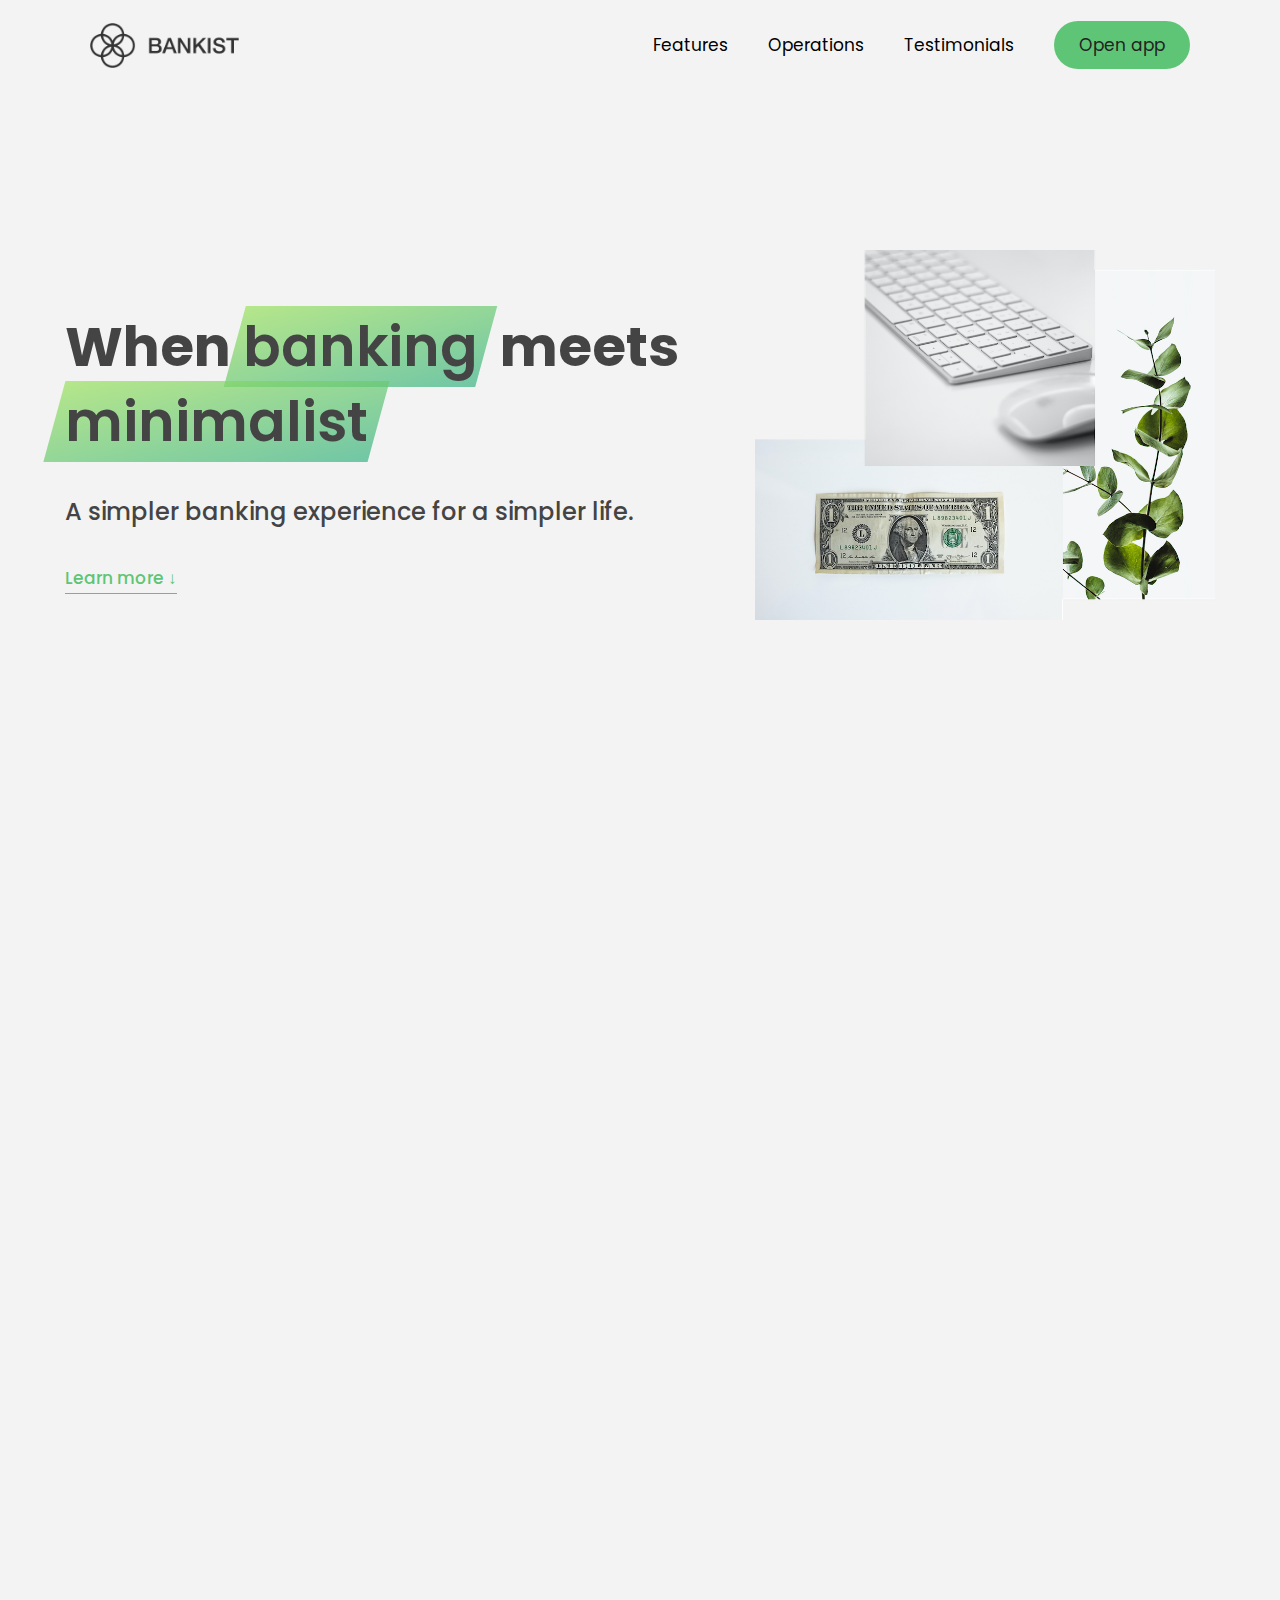
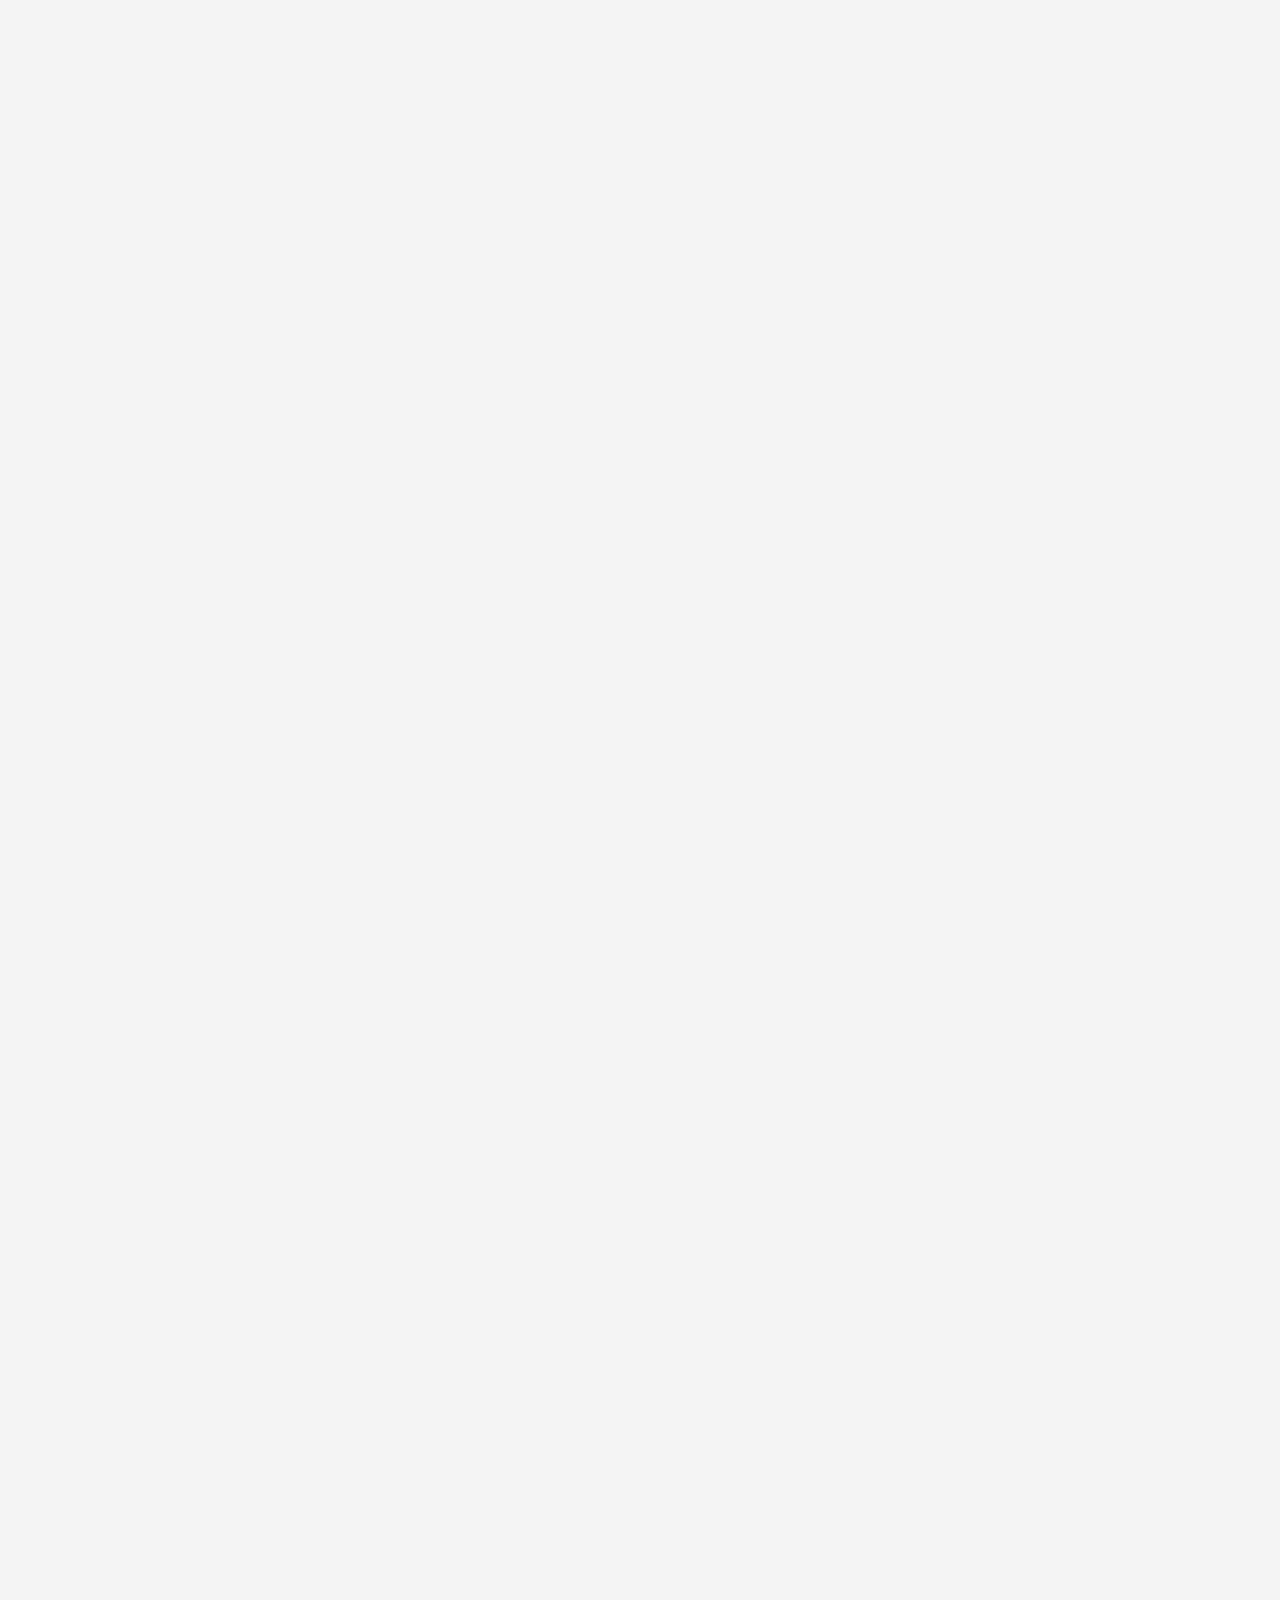
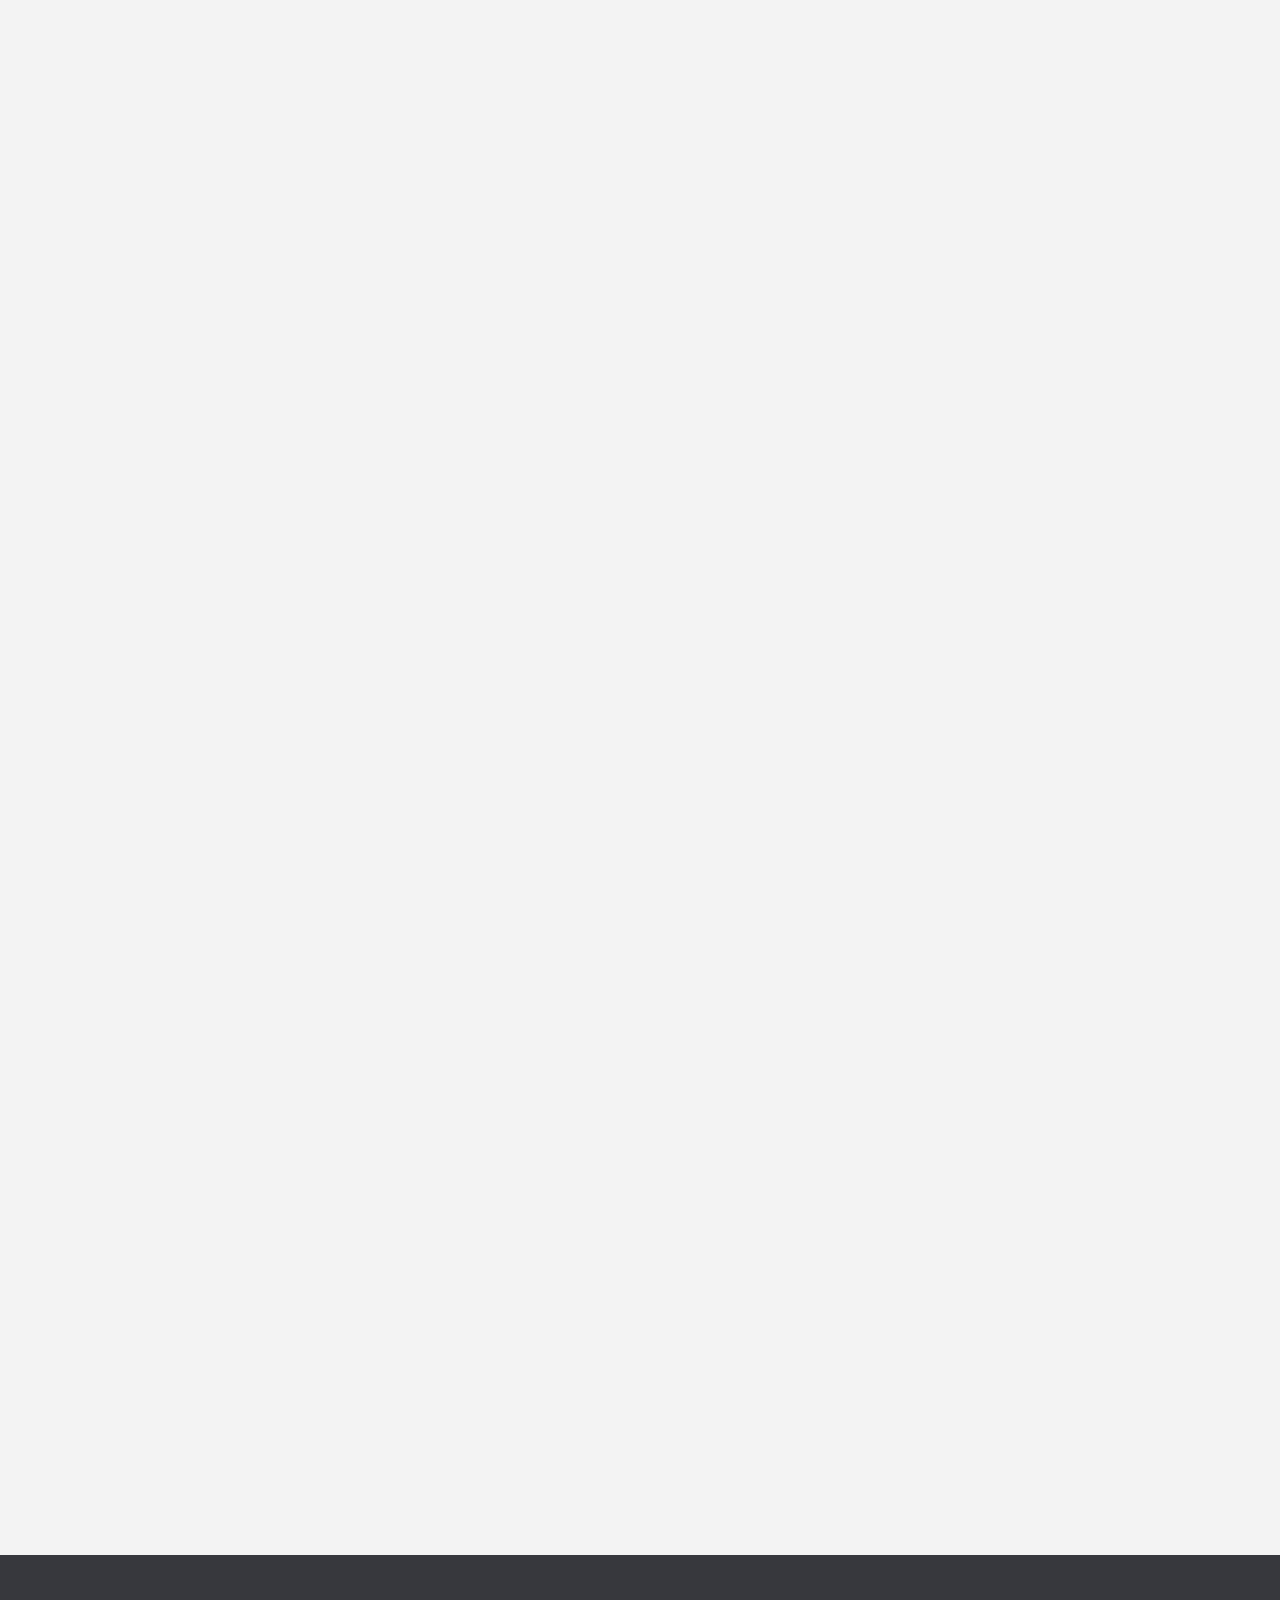
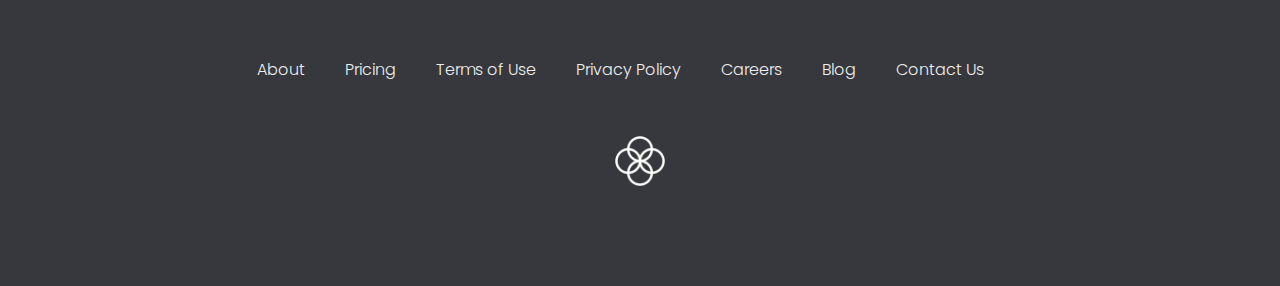
<file: index.html>
<!DOCTYPE html>
<html lang="en">
  <head>
    <meta charset="UTF-8" />
    <meta http-equiv="X-UA-Compatible" content="IE=edge" />
    <meta name="viewport" content="width=device-width, initial-scale=1.0" />
    <title>Bankist Home</title>
    <script defer src="./script.js"></script>
    <link
      rel="shortcut icon"
      type="image/png"
      href="./bankist-home/img/icon.png"
    />
    <link
      href="https://fonts.googleapis.com/css?family=Poppins:300,400,500,600&display=swap"
      rel="stylesheet"
    />
    <link rel="stylesheet" href="./bankist-home/style.css" />
  </head>

  <body>
    <header class="header">
      <nav class="nav">
        <img
          src="./bankist-home/img/logo.png"
          alt="Bankist logo"
          class="nav__logo"
          id="logo"
        />
        <ul class="nav__links">
          <li class="nav__item">
            <a class="nav__link" href="#section--1">Features</a>
          </li>
          <li class="nav__item">
            <a class="nav__link" href="#section--2">Operations</a>
          </li>
          <li class="nav__item">
            <a class="nav__link" href="#section--3">Testimonials</a>
          </li>
          <li class="nav__item">
            <a href="#section--sign-up" class="nav__link nav__link--btn"
              >Open app</a
            >
          </li>
        </ul>
      </nav>
      <div class="header__title">
        <h1>
          When
          <span class="highlight">banking</span>
          meets
          <span class="highlight">minimalist</span>
          <h4>A simpler banking experience for a simpler life.</h4>
          <button class="btn--text btn--scroll-to">
            Learn more &DownArrow;
          </button>
          <img
            src="./bankist-home/img/hero.png"
            class="header__img"
            alt="Minimalist bank items"
          />
        </h1>
      </div>
    </header>
    <section class="section" id="section--1">
      <div class="section__title">
        <h2 class="section__description">Features</h2>
        <h3 class="section__header">
          Everything you need in a modern bank and more.
        </h3>
      </div>

      <div class="features">
        <img
          src="./bankist-home/img/digital-lazy.jpg"
          data-src="./bankist-home/img/digital.jpg"
          alt="Computer"
          class="features__img lazy-img"
        />
        <div class="features__feature">
          <div class="features__icon">
            <svg>
              <use xlink:href="./bankist-home/img/icons.svg#icon-monitor"></use>
            </svg>
          </div>
          <h5 class="features__header">100% digital bank</h5>
          <p>
            Lorem ipsum dolor sit amet consectetur adipisicing elit. Unde alias
            sint quos? Accusantium a fugiat porro reiciendis saepe quibusdam
            debitis ducimus.
          </p>
        </div>

        <div class="features__feature">
          <div class="features__icon">
            <svg>
              <use
                xlink:href="./bankist-home/img/icons.svg#icon-trending-up"
              ></use>
            </svg>
          </div>
          <h5 class="features__header">Watch your money grow</h5>
          <p>
            Nesciunt quos autem dolorum voluptates cum dolores dicta fuga
            inventore ab? Nulla incidunt eius numquam sequi iste pariatur
            quibusdam!
          </p>
        </div>
        <img
          src="./bankist-home/img/grow-lazy.jpg"
          data-src="./bankist-home/img/grow.jpg"
          alt="Plant"
          class="features__img lazy-img"
        />

        <img
          src="./bankist-home/img/card-lazy.jpg"
          data-src="./bankist-home/img/card.jpg"
          alt="Credit card"
          class="features__img lazy-img"
        />
        <div class="features__feature">
          <div class="features__icon">
            <svg>
              <use
                xlink:href="./bankist-home/img/icons.svg#icon-credit-card"
              ></use>
            </svg>
          </div>
          <h5 class="features__header">Free debit card included</h5>
          <p>
            Quasi, fugit in cumque cupiditate reprehenderit debitis animi enim
            eveniet consequatur odit quam quos possimus assumenda dicta fuga
            inventore ab.
          </p>
        </div>
      </div>
    </section>
    <section class="section" id="section--2">
      <div class="section__title">
        <h2 class="section__description">Operations</h2>
        <h3 class="section__header">
          Everything as simple as possible, but no simpler.
        </h3>
      </div>

      <div class="operations">
        <div class="operations__tab--container">
          <button
            class="btn operations__tab operations__tab--1 operations__tab--active"
            data-tab="1"
          >
            <span>01</span>Instant Transfers
          </button>
          <button class="btn operations__tab operations__tab--2" data-tab="2">
            <span>02</span>Instant Loans
          </button>
          <button class="btn operations__tab operations__tab--3" data-tab="3">
            <span>03</span>Instant Closing
          </button>
        </div>
        <div
          class="operations__content operations__content--1 operations__content--active"
        >
          <div class="operations__icon operations__icon--1">
            <svg>
              <use xlink:href="./bankist-home/img/icons.svg#icon-upload"></use>
            </svg>
          </div>
          <h5 class="operations__header">
            Tranfser money to anyone, instantly! No fees, no BS.
          </h5>
          <p>
            Lorem ipsum dolor sit amet, consectetur adipisicing elit, sed do
            eiusmod tempor incididunt ut labore et dolore magna aliqua. Ut enim
            ad minim veniam, quis nostrud exercitation ullamco laboris nisi ut
            aliquip ex ea commodo consequat.
          </p>
        </div>

        <div class="operations__content operations__content--2">
          <div class="operations__icon operations__icon--2">
            <svg>
              <use xlink:href="./bankist-home/img/icons.svg#icon-home"></use>
            </svg>
          </div>
          <h5 class="operations__header">
            Buy a home or make your dreams come true, with instant loans.
          </h5>
          <p>
            Duis aute irure dolor in reprehenderit in voluptate velit esse
            cillum dolore eu fugiat nulla pariatur. Excepteur sint occaecat
            cupidatat non proident, sunt in culpa qui officia deserunt mollit
            anim id est laborum.
          </p>
        </div>
        <div class="operations__content operations__content--3">
          <div class="operations__icon operations__icon--3">
            <svg>
              <use xlink:href="./bankist-home/img/icons.svg#icon-user-x"></use>
            </svg>
          </div>
          <h5 class="operations__header">
            No longer need your account? No problem! Close it instantly.
          </h5>
          <p>
            Excepteur sint occaecat cupidatat non proident, sunt in culpa qui
            officia deserunt mollit anim id est laborum. Ut enim ad minim
            veniam, quis nostrud exercitation ullamco laboris nisi ut aliquip ex
            ea commodo consequat.
          </p>
        </div>
      </div>
    </section>
    <section class="section" id="section--3">
      <div class="section__title section__title--testimonials">
        <h2 class="section__description">Not sure yet?</h2>
        <h3 class="section__header">
          Millions of Bankists are already making their lifes simpler.
        </h3>
      </div>

      <div class="slider">
        <div class="slide slide--1">
          <div class="testimonial">
            <h5 class="testimonial__header">Best financial decision ever!</h5>
            <blockquote class="testimonial__text">
              Lorem ipsum dolor sit, amet consectetur adipisicing elit.
              Accusantium quas quisquam non? Quas voluptate nulla minima
              deleniti optio ullam nesciunt, numquam corporis et asperiores
              laboriosam sunt, praesentium suscipit blanditiis. Necessitatibus
              id alias reiciendis, perferendis facere pariatur dolore veniam
              autem esse non voluptatem saepe provident nihil molestiae.
            </blockquote>
            <address class="testimonial__author">
              <img
                src="./bankist-home/img/user-1.jpg"
                alt=""
                class="testimonial__photo"
              />
              <h6 class="testimonial__name">Aarav Lynn</h6>
              <p class="testimonial__location">San Francisco, USA</p>
            </address>
          </div>
        </div>

        <div class="slide slide--2">
          <div class="testimonial">
            <h5 class="testimonial__header">
              The last step to becoming a complete minimalist
            </h5>
            <blockquote class="testimonial__text">
              Quisquam itaque deserunt ullam, quia ea repellendus provident,
              ducimus neque ipsam modi voluptatibus doloremque, corrupti
              laborum. Incidunt numquam perferendis veritatis neque repellendus.
              Lorem, ipsum dolor sit amet consectetur adipisicing elit. Illo
              deserunt exercitationem deleniti.
            </blockquote>
            <address class="testimonial__author">
              <img
                src="./bankist-home/img/user-2.jpg"
                alt=""
                class="testimonial__photo"
              />
              <h6 class="testimonial__name">Miyah Miles</h6>
              <p class="testimonial__location">London, UK</p>
            </address>
          </div>
        </div>

        <div class="slide slide--3">
          <div class="testimonial">
            <h5 class="testimonial__header">
              Finally free from old-school banks
            </h5>
            <blockquote class="testimonial__text">
              Debitis, nihil sit minus suscipit magni aperiam vel tenetur
              incidunt commodi architecto numquam omnis nulla autem,
              necessitatibus blanditiis modi similique quidem. Odio aliquam
              culpa dicta beatae quod maiores ipsa minus consequatur error sunt,
              deleniti saepe aliquid quos inventore sequi. Necessitatibus id
              alias reiciendis, perferendis facere.
            </blockquote>
            <address class="testimonial__author">
              <img
                src="./bankist-home/img/user-3.jpg"
                alt=""
                class="testimonial__photo"
              />
              <h6 class="testimonial__name">Francisco Gomes</h6>
              <p class="testimonial__location">Lisbon, Portugal</p>
            </address>
          </div>
        </div>
        <button class="slider__btn slider__btn--left">&larr;</button>
        <button class="slider__btn slider__btn--right">&rarr;</button>
        <div class="dots"></div>
      </div>
    </section>
    <section class="section" id="section--sign-up">
      <div class="section__title">
        <h3 class="section__header">
          The best day to join Bankist was one year ago. The second best is
          today!
        </h3>
      </div>
      <button class="btn open__app--btn">
        <a target="_blank" href="./bankist-app/bankist-app.html"
          >Open bankist app now !</a
        >
      </button>
    </section>
    <footer class="footer">
      <ul class="footer__nav">
        <li class="footer__item">
          <a class="footer__link" href="#">About</a>
        </li>
        <li class="footer__item">
          <a class="footer__link" href="#">Pricing</a>
        </li>
        <li class="footer__item">
          <a class="footer__link" href="#">Terms of Use</a>
        </li>
        <li class="footer__item">
          <a class="footer__link" href="#">Privacy Policy</a>
        </li>
        <li class="footer__item">
          <a class="footer__link" href="#">Careers</a>
        </li>
        <li class="footer__item">
          <a class="footer__link" href="#">Blog</a>
        </li>
        <li class="footer__item">
          <a class="footer__link" href="#">Contact Us</a>
        </li>
      </ul>
      <img src="./bankist-home/img/icon.png" alt="Logo" class="footer__logo" />
    </footer>
  </body>
</html>
</file>
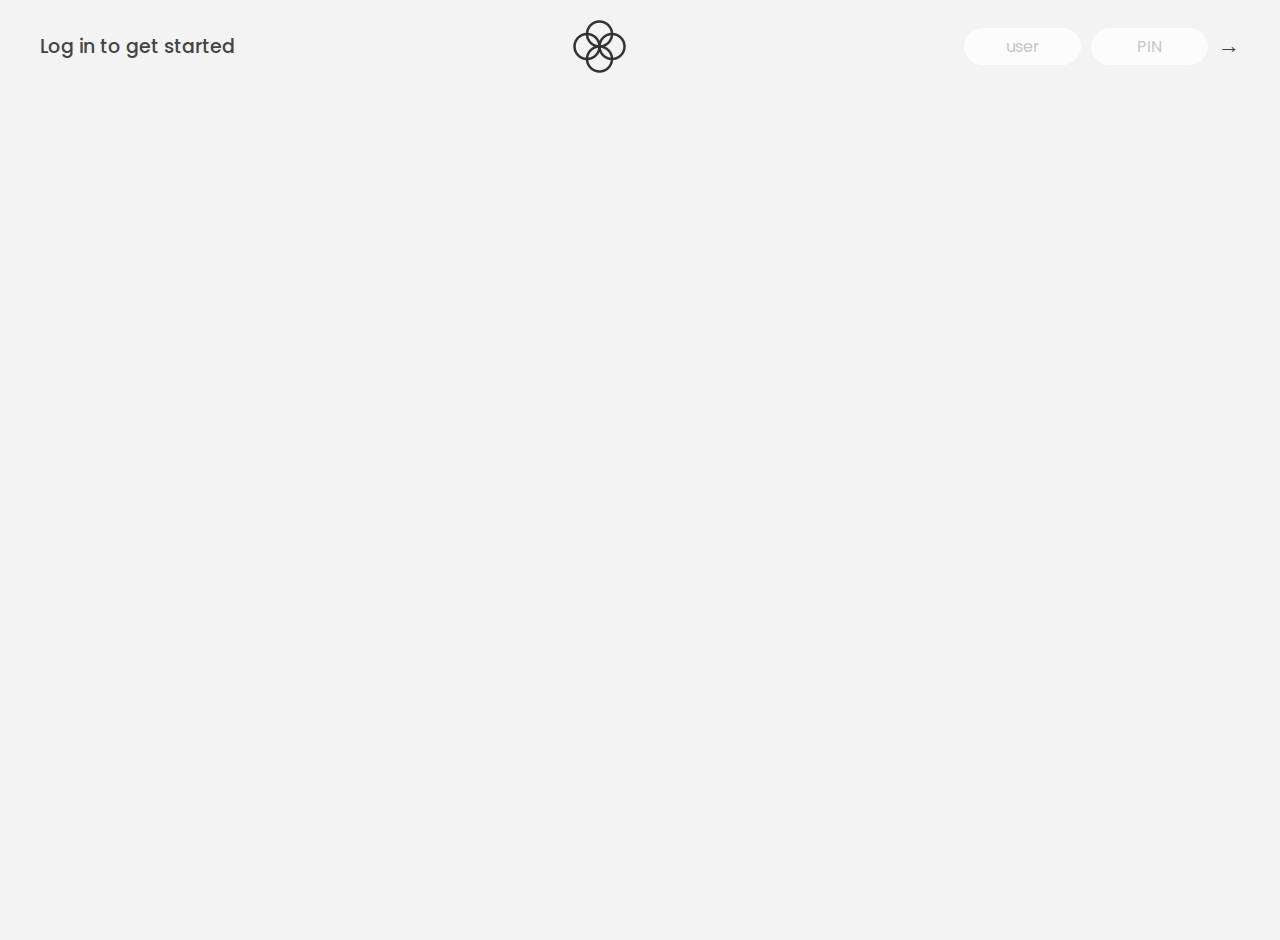
<file: bankist-app/bankist-app.html>
<!DOCTYPE html>
<html lang="en">
  <head>
    <meta charset="UTF-8" />
    <meta http-equiv="X-UA-Compatible" content="IE=edge" />
    <meta name="viewport" content="width=device-width, initial-scale=1.0" />
    <link rel="stylesheet" href="./style.css" />
    <link rel="shortcut icon" href="./icon.png" type="image/x-icon" />
    <link
      href="https://fonts.googleapis.com/css?family=Poppins:400,500,600&amp;display=swap"
      rel="stylesheet"
    />
    <title>The Bankist</title>
    <script defer src="./bankist-app.js"></script>
  </head>
  <body>
    <nav>
      <p class="welcome">Log in to get started</p>
      <img src="./logo.png" class="logo" alt="logo" />
      <form class="login">
        <input
          type="text"
          class="login__input login__input--user"
          placeholder="user"
        />
        <input
          type="text"
          class="login__input login__input--pin"
          placeholder="PIN"
          maxlength="4"
        />
        <button class="login__btn">&rarr;</button>
      </form>
    </nav>
    <main class="app">
      <!-- BALANCE -->
      <div class="balance">
        <div>
          <p class="balance__label">Current balance</p>
          <p class="balance__date">
            As of
            <span class="date">05/03/2037</span>
          </p>
        </div>
        <p class="balance__value">0000€</p>
      </div>
      <!-- MOVEMENTS -->
      <div class="movements">
        <div class="movements__row">
          <div class="movements__type movements__type--deposit">2 deposit</div>
          <div class="movements__date">3 days ago</div>
          <div class="movements__value">4 000€</div>
        </div>
        <div class="movements__row">
          <div class="movements__type movements__type--withdrawal">
            1 withdrawal
          </div>
          <div class="movements__date">24/01/2037</div>
          <div class="movements__value">-378€</div>
        </div>
      </div>
      <!-- SUMMARY -->
      <div class="summary">
        <p class="summary__label">In</p>
        <p class="summary__value summary__value--in">0000€</p>
        <p class="summary__label">Out</p>
        <p class="summary__value summary__value--out">0000€</p>
        <p class="summary__label">Interest</p>
        <p class="summary__value summary__value--interest">0000€</p>
        <button class="btn--sort">&downarrow; SORT</button>
      </div>
      <!-- OPERATION: TRANSFERS -->
      <div class="operation operation--transfer">
        <h2>Transfer money</h2>
        <form class="form form--transfer">
          <input type="text" class="form__input form__input--to" />
          <input type="number" class="form__input form__input--amount" />
          <button class="form__btn form__btn--transfer">&rarr;</button>
          <label class="form__label">Transfer to</label>
          <label class="form__label">Amount</label>
        </form>
      </div>
      <!-- OPERATION: LOAN -->
      <div class="operation operation--loan">
        <h2>Request loan</h2>
        <form class="form form--loan">
          <input type="number" class="form__input form__input--loan-amount" />
          <button class="form__btn form__btn--loan">&rarr;</button>
          <label class="form__label form__label--loan">Amount</label>
        </form>
      </div>
      <!-- OPERATION: CLOSE -->
      <div class="operation operation--close">
        <h2>Close account</h2>
        <form class="form form--close">
          <input type="text" class="form__input form__input--user" />
          <input
            type="password"
            maxlength="6"
            class="form__input form__input--pin"
          />
          <button class="form__btn form__btn--close">&rarr;</button>
          <label class="form__label">Confirm user</label>
          <label class="form__label">Confirm PIN</label>
        </form>
      </div>
      <!-- LOGOUT TIMER -->
      <p class="logout-timer">
        You will be logged out in <span class="timer">05:00</span>
      </p>
    </main>
  </body>
</html>
</file>
<file: bankist-home/style.css>
* {
    box-sizing: border-box;
    padding: 0;
    margin: 0;
}

:root {
    --color-primary: #5ec576;
    --color-secondary: #ffcb03;
    --color-tertiary: #ff585f;
    --color-primary-darker: #4bbb7d;
    --color-secondary-darker: #ffbb00;
    --color-tertiary-darker: #fd424b;
    --color-primary-opacity: #5ec5763a;
    --color-secondary-opacity: #ffcd0331;
    --color-tertiary-opacity: #ff58602d;
    --gradient-primary: linear-gradient(to top left, #39b385, #9be15d);
    --gradient-secondary: linear-gradient(to top left, #ffb003, #ffcb03);
}

html {
    font-size: 62.5%;
}

body {
    background-color: #f3f3f3;
    font-family: 'Poppins', sans-serif;
    line-height: 1.9;
    font-weight: 300;
    color: #444;
}

p {
    color: #666;
}

button:focus {
    outline: none;
}

img {
    transition: filter 0.5s;
}

.header {
    padding: 0 3rem;
    height: 100vh;
    display: flex;
    flex-direction: column;
    align-items: center;
}

.nav {
    display: flex;
    justify-content: space-between;
    align-items: center;
    padding: 0 60px;
    width: 100%;
    height: 9rem;
    z-index: 100;
}

.nav__logo {
    height: 45px;
}

.nav__links {
    display: flex;
    align-items: center;
    list-style: none;
}

.nav__item {
    margin-left: 4rem;
}

.nav__link:visited,
.nav__link:link {
    text-decoration: none;
    font-size: 1.7rem;
    color: #000;
    font-weight: 400;
    transition: all 0.3s;
    display: block;
}

.nav__link--btn:visited,
.nav__link--btn:link {
    padding: 0.8rem 2.5rem;
    border-radius: 3rem;
    background-color: var(--color-primary);
    color: #222;
}

/*  */
img {
    transition: filter 0.5s;
}

.header__title {
    flex: 1;
    max-width: 115rem;
    display: grid;
    grid-template-columns: 3fr 2fr;
    row-gap: 3rem;
    align-content: center;
    justify-content: center;
    align-items: start;
    justify-items: start;
}

.header__img {
    width: 100%;
    grid-column: 2 / 3;
    grid-row: 1 / span 4;
    transform: translateY(-6rem);
}

h1 {
    font-size: 5.5rem;
    line-height: 1.35;
}

.highlight {
    position: relative;
}

.highlight::after {
    display: block;
    content: '';
    position: absolute;
    bottom: 0;
    left: 0;
    height: 100%;
    width: 100%;
    z-index: -1;
    opacity: 0.7;
    transform: scale(1.07, 1.05) skewX(-15deg);
    background-image: var(--gradient-primary);
}

h4 {
    font-size: 2.4rem;
    font-weight: 500;
}

.btn--text {
    display: inline-block;
    border: none;
    font-family: inherit;
    font-weight: 500;
    font-size: 1.7rem;
    color: var(--color-primary);
    border-bottom: 1px solid currentColor;
    padding-bottom: 2px;
    cursor: pointer;
    transition: all 0.3s;
    background-color: #f3f3f3;

}

.section {
    border-top: 1px solid #ddd;
    padding: 15rem 3rem;
    transition: transform 1s, opacity 1s;
}

.section__title {
    max-width: 80rem;
    margin: 0 auto 8rem auto;
}

.section__description {
    font-size: 1.8rem;
    color: var(--color-primary);
    margin-bottom: 10px;
}

.section__header {
    font-size: 4rem;
    line-height: 1.3;
    font-weight: 500;
}

.section--hidden {
    opacity: 0;
    transform: translateY(8rem);
}

/* features */
.features {
    display: grid;
    grid-template-columns: 1fr 1fr;
    gap: 4rem;
    margin: 0 12rem;
}

.features__img {
    width: 100%;
}

.lazy-img {
    filter: blur(20px);
}

.features__feature {
    width: 70%;
    align-self: center;
    justify-self: center;
    font-size: 1.5rem;
}

.features__icon {
    display: flex;
    height: 5.5rem;
    width: 5.5rem;
    background-color: var(--color-primary-opacity);
    border-radius: 50%;
    margin-bottom: 2rem;
    justify-content: center;
    align-items: center;
}

svg {
    height: 2.5rem;
    width: 2.5rem;
    fill: var(--color-primary);
}

.features__header {
    font-size: 2rem;
    margin-bottom: 1rem;
}

/* operations */
.operations {
    max-width: 100rem;
    margin: 12rem auto 0 auto;
    background-color: #fff;
}

.operations__tab--container {
    display: flex;
    justify-content: center;
}

.operations__tab {
    margin-right: 2.5rem;
    transform: translateY(-50%);
}

.btn {
    display: inline-block;
    font-size: 1.6rem;
    padding: 1.25rem 4.5rem;
    border-radius: 10rem;
    cursor: pointer;
    border: none;
    transition: all 0.3s;
    font-family: inherit;
    font-weight: 500;
}

.operations__tab--active {
    transform: translateY(-66%);
}

.operations__tab--1 {
    background-color: var(--color-secondary);
}

.operations__tab--2 {
    background-color: var(--color-primary);
}

.operations__tab--3 {
    background-color: var(--color-tertiary);
}

span {
    margin-right: 10px;
    font-weight: 600;
}

.operations__content {
    display: none;
    width: 100%;
    padding: 25px 70px 65px;
    font-size: 1.7rem;
}

.operations__content p {
    grid-column: 2;
}

.operations__icon {
    display: flex;
    height: 7rem;
    width: 7rem;
    justify-content: center;
    align-items: center;
    border-radius: 50%;
    -webkit-border-radius: 50%;
    -moz-border-radius: 50%;
    -ms-border-radius: 50%;
    -o-border-radius: 50%;
    row-gap: 0.5rem;
}

.operations__icon--1 {
    background-color: var(--color-secondary-opacity);
}

.operations__icon--2 {
    background-color: var(--color-primary-opacity);
}

.operations__icon--3 {
    background-color: var(--color-tertiary-opacity);
}

.operations__icon--1 svg {
    fill: var(--color-secondary-darker);
}

.operations__icon--2 svg {
    fill: var(--color-primary);
}

.operations__icon--3 svg {
    fill: var(--color-tertiary);
}

.operations__content--active {
    display: grid;
    grid-template-columns: 7rem 1fr;
    column-gap: 3rem;
}

.operations__header {
    font-size: 2.25rem;
    font-weight: 500;
    align-self: center;
}

/* Slider */
.section__title--testimonials {
    margin-bottom: 4rem;
}

.slider {
    position: relative;
    max-width: 100rem;
    height: 50rem;
    margin: 0 auto;
    overflow: hidden;
}

.slide {
    position: absolute;
    top: 0;
    width: 100%;
    height: 50rem;
    display: flex;
    align-items: center;
    justify-content: center;
    transition: transform 1s;
}

.slide>img {
    width: 100%;
    height: 100%;
    object-fit: cover;
}

.slider__btn {
    position: absolute;
    top: 50%;
    height: 5.5rem;
    width: 5.5rem;
    font-size: 3.25rem;
    border: none;
    border-radius: 50%;
    z-index: 10;
    background: rgba(255, 255, 255, 0.7);
    cursor: pointer;
}

.slider__btn--left {
    left: 6%;
    transform: translate(50% 50%);
}

.slider__btn--right {
    right: 6%;
    transform: translate(50% 50%);
}

.dots {
    position: absolute;
    bottom: 5%;
    left: 50%;
    transform: translateX(-50%);
    display: flex;
}

.dots__dot {
    border: none;
    background-color: #b9b9b9;
    opacity: 0.7;
    height: 1rem;
    width: 1rem;
    border-radius: 50%;
    margin-right: 1.75rem;
    cursor: pointer;
    transition: all 0.5s;
}

.dots__dot:last-child {
    margin: 0;
}

.dots__dot--active {
    background-color: #888;
    opacity: 1;
}

.testimonial {
    width: 65%;
    position: relative;
}

.testimonial::before {
    position: absolute;
    content: '\201C';
    top: -5.7rem;
    left: -6.8rem;
    font-size: 20rem;
    font-family: inherit;
    color: var(--color-primary);
    line-height: 1;
    z-index: -1;
}

.testimonial__header {
    font-size: 2.25rem;
    margin-bottom: 1.5rem;
    font-weight: 500;
}

.testimonial__text {
    font-size: 1.7rem;
    margin-bottom: 35px;
}

.testimonial__author {
    display: grid;
    grid-template-columns: 6.5rem 1fr;
    font-style: normal;
    column-gap: 2rem;
    margin-left: 3rem;
}

.testimonial__photo {
    width: 6.5rem;
    border-radius: 50%;
    grid-row: 1/ span 2;
}

.testimonial__name {
    font-size: 1.7rem;
    font-weight: 500;
    align-self: end;
}

.testimonial__location {
    font-size: 1.5rem;
}

.open__app--btn {
    background-color: var(--color-primary);
    display: block;
    margin: 0 auto;
}

.open__app--btn a {
    text-decoration: none;
    color: #000;
}

/* footer */
footer {
    background-color: #37383d;
    padding: 10rem 3rem;
}

.footer__nav {
    display: flex;
    justify-content: center;
    list-style: none;
    margin-bottom: 5rem;
}

.footer__nav li {
    margin-right: 4rem;
}

.footer__nav li>a {
    text-decoration: none;
    font-size: 1.6rem;
    color: #eee;
}

.footer__logo {
    margin-bottom: 5rem;
    height: 5rem;
    margin: 0 auto;
    display: block;
}

/* modal */
.modal {
    position: fixed;
    top: 50%;
    left: 50%;
    transform: translate(-50%, -50%);
    max-width: 60rem;
    background-color: #f3f3f3;
    padding: 5rem 6rem;
    box-shadow: 0 4rem 6rem rgba(0, 0, 0, 0.3);
    z-index: 1000;
    transition: all 0.5s;
}

.overlay {
    position: fixed;
    top: 0;
    left: 0;
    width: 100%;
    height: 100%;
    background-color: rgba(0, 0, 0, 0.5);
    backdrop-filter: blur(4px);
    z-index: 100;
    transition: all 0.5s;
}

.modal__header {
    font-size: 3.25rem;
    margin-bottom: 4.5rem;
    line-height: 1.5;
}

.modal__form {
    margin: 0 3rem;
    display: grid;
    grid-template-columns: 1fr 2fr;
    align-items: center;
    gap: 2.5rem;
}

.modal__form label {
    font-size: 1.7rem;
    font-weight: 500;
}

.modal__form input {
    font-size: 1.7rem;
    padding: 1rem 1.5rem;
    border: 1px solid #ddd;
    border-radius: 0.5rem;
}

.modal__form button {
    grid-column: 1 / span 2;
    justify-self: center;
    margin-top: 1rem;
}

.btn--close-modal {
    font-family: inherit;
    color: inherit;
    position: absolute;
    top: 0.5rem;
    right: 2rem;
    font-size: 4rem;
    cursor: pointer;
    border: none;
    background: none;
}

.hidden {
    visibility: hidden;
    opacity: 0;
}

.sticky {
    position: fixed;
    background-color: rgba(255, 255, 255, 0.9);
}

@media only screen and (max-width:800px) {

    /* For tablets: */
    .nav {
        width: 100%;
        height: 6rem;
        padding: 0;
        margin: 0;
        font-size: 1rem;
    }
    .nav__logo{
        height: 35px;
        margin-left: 10px;
    }
    .nav__item {
        margin-left: 2.5rem;
    }
    .nav__item .nav__link--btn{
        padding: 0.5rem 0.6rem;
        border-radius: 5px;
        -webkit-border-radius: 5px;
        -moz-border-radius: 5px;
        -ms-border-radius: 5px;
        -o-border-radius: 5px;
}
    .header{
        height: 55vh;
    }
    .header__title{
        row-gap: 1.5rem;
    }
    .header__title h1{
        font-size: 4rem;
    }
    .header__title h4{
        font-size: 1.7rem;
    }
    .btn--text{
        font-size: 1.2rem;
    }

    .section{
        padding: 5rem 3rem;
    }
    .section__description{
        font-size: 1.5rem;
    }
    .section__header{
        font-size: 2.9rem;
    }
    .features{
        margin: 0;
        gap: 2rem;
    }
    .features__feature{
        width: 100%;
    }
    .features__icon{
        height: 4rem;
        width: 4rem;
    }
    .features__header{
        font-size: 1.7rem;
    }
    .features__header p{
        font-size: 1.2rem;
    }
    .btn{
        font-size: 1.2rem;
    }
    .operations__content{
        font-size: 1.5rem;
        padding: 15px 50px 55px;
    }
    .operations__tab{
        margin-right: 1rem;
    }
    .operations__content--active {
        column-gap: 0;
    }
    .operations__icon{
        height: 4rem;
        width: 4rem;
    }
    .operations__header{
        font-size: 2rem;
    }
    .slider,.slide{
        height: 40rem;
    }
    
    .testimonial {
        width: 80%;
    }
    .testimonial::before{
        top: -3.7rem;
        left: -4.8rem;
        font-size: 15rem   
    }
    .testimonial__header {
        font-size: 2rem;
    }
    .testimonial__text {
        font-size: 1.5rem;
    }
    .testimonial__name{
        font-size: 1.4rem;
    }
    .testimonial__location{
        font-size: 1.2rem;
    }
    .dots{
        bottom: 0;
    }
    .slider__btn{
        top: 35%;
        height: 4rem;
        width: 4rem;
        font-size: 3.25rem;
    }
    .slider__btn--left{
        left: 1%;
    }
    .slider__btn--right{
        right: 1%;
    }
    footer{
        padding: 4rem 1rem;
    }
    .footer__nav{
        margin-bottom: 3rem;
    }
    .footer__nav li {
        margin-right: 2rem;
    }
    .footer__logo{
        height: 4rem;
    }
}
</file>
<file: bankist-app/style.css>
*{
    padding: 0;
    margin: 0;
}
html{
    font-size: 62.5%;
    box-sizing: border-box;
}
body{
    font-family: "Poppins", sans-serif;
    color: #444;
    background-color: #f3f3f3;
    height: 100vh;
    padding: 2rem;
}
/* Nav */
nav{
    display: flex;
    align-items: center;
    justify-content: space-between;
    padding: 0 2rem;
}
.login__input{
    border: none;
    padding: 0.5rem 2rem;
    font-size: 1.6rem;
    text-align: center;
    width: 7.5rem;
    border-radius: 10rem;
    margin-right: 1rem;
    border: 1px solid #fff;    
    font-family: inherit;
    transition: all 0.3s;
    opacity: 0.8;
}
.login__input:focus {
    outline: none;
    border: 1px solid #ccc;
}
.login__input::placeholder {
    color: #bbb;
}
.login__btn{
    border: none;
    background: none;
    font-size: 2.2rem;
    color: inherit;
    transition: all 0.3s;
    cursor: pointer;
}
.logo{
    height: 5.25rem;
}
.welcome{
    font-size: 1.9rem;
    font-weight: 500;
}
.login {
    display: flex;
}
/* -------------MAIN-------------*/
.app{
    position: relative;
    max-width: 100rem;
    margin: 4rem auto;
    display: grid;
    grid-template-columns: 4fr 3fr;
    grid-template-rows: auto repeat(3 15rem) auto;
    gap: 2rem;

    /* NOTE This creates the fade in/out anumation */
    transition: all 1s;
    opacity: 0;
}

/* BALANCE */
.balance{
    grid-column: 1/ span 2;
    display: flex;
    align-items: flex-end;
    justify-content: space-between;
    margin-bottom: 2rem;
}
.balance__label{
    font-size: 2.2rem;
    font-weight: 500;
    margin-bottom: -0.2rem;
}
.balance__date{
    font-size: 1.4rem;
    color: #888;
}
.balance__value{
    font-size: 4.5rem;
    font-weight: 400;
}

/* MOVEMENTS */
.movements{
    grid-row: 2/ span 3;
    background-color: #fff;
    border-radius: 1rem;
    -webkit-border-radius: 1rem;
    -moz-border-radius: 1rem;
    -ms-border-radius: 1rem;
    -o-border-radius: 1rem;
    overflow: scroll;
}
.movements__row{
    padding: 2.25rem 4rem;
    display: flex;
    justify-content: space-between;
    align-items: center;
    border-bottom: 1px solid #ccc;
}
.movements__type{
    font-size: 1.1rem;
    font-weight: 500;
    text-transform: uppercase;
    padding: 0.1rem 1rem;
    border-radius: 10rem;
    margin-right: 2rem;
    color: #fff;
}
.movements__date{
    font-weight: 500;
    color: #666;
    text-transform: uppercase;
    font-size: 1.1rem;
}
.movements__value{
    margin-left: auto;
    font-size: 1.7rem;
}
.movements__type--deposit{
    background-image: linear-gradient(to top left, #39b385, #9be15d);
}
.movements__type--withdrawal{
    background-image: linear-gradient(to top left, #e52a5a, #ff585f);
}

/* SUMMARY */
.summary{
    grid-row: 5/6;
    display: flex;
    align-items: baseline;
    padding: 0 0.3rem;
    margin-top: 1rem;
}
.summary__label{
    font-size: 1.2rem;
    font-weight: 500;
    text-transform: uppercase;
    margin-right: 0.8rem;
}
.summary__value{
    font-size: 2.2rem;
    margin-right: 2.5rem;
}
.summary__value--in, .summary__value--interest {
    color: #66c873;
}
.summary__value--out {
    color: #f5465d;
}
.btn--sort{
    border: none;
    cursor: pointer;
    background-color: none;
    margin-left: auto;
    font-size: 1.3rem;
}

/* OPERATION-same*/
.operation{
    border-radius: 1rem;
    color: #333;
    padding: 3rem 4rem;
}
h2{
    margin-bottom: 1.5rem;
    font-size: 1.7rem;
    font-weight: 600;
    color: #333;
}
.form{
    display: grid;
    grid-template-columns: 2.5fr 2.5fr 1fr;
    grid-template-rows: auto auto;
    gap: 0.4rem 1rem;
}
.form__input{
    width: 100%;
    border: none;
    background-color: rgba(255, 255, 255, 0.4);
    font-family: inherit;
    font-size: 1.5rem;
    border-radius: 0.7rem;
    text-align: center;
    color: #333;
    transition: all 0.3s;
    padding: 0.3rem 0rem;
}
.form__input:focus {
    outline: none;
    background-color: rgba(255, 255, 255, 0.6);
}
.form__label{
    text-align: center;
    font-size: 1.3rem;
}
.form__btn{
    border: none;
    background-color: #fff;
    cursor: pointer;
    font-size: 1.8rem;
    border-radius: 0.7rem;
    transition: all 0.3s;
}
/* OPERATION-Transfer */
.operation--transfer {
    background-image: linear-gradient(to top left, #ffb003, #ffcb03);
}
/* OPERATION-Loan */
.form.form--loan{
    grid-template-columns: 2.5fr 1fr 2.5fr;   
}
.form__label--loan {
    grid-row: 2;
}
.operation--loan{
    background-image: linear-gradient(to top left, #39b385, #9be15d);
}
/* OPERATION-Close */
.operation--close{
    background-image: linear-gradient(to top left, #e52a5a, #ff585f);
}

/* LOGOUT-TIMER */
.logout-timer{
    padding: 0 0.3rem;
    margin-top: 1.9rem;
    font-size: 1.25rem;
    text-align: right;
}
.timer{
    font-weight: 600;
}
</file>
